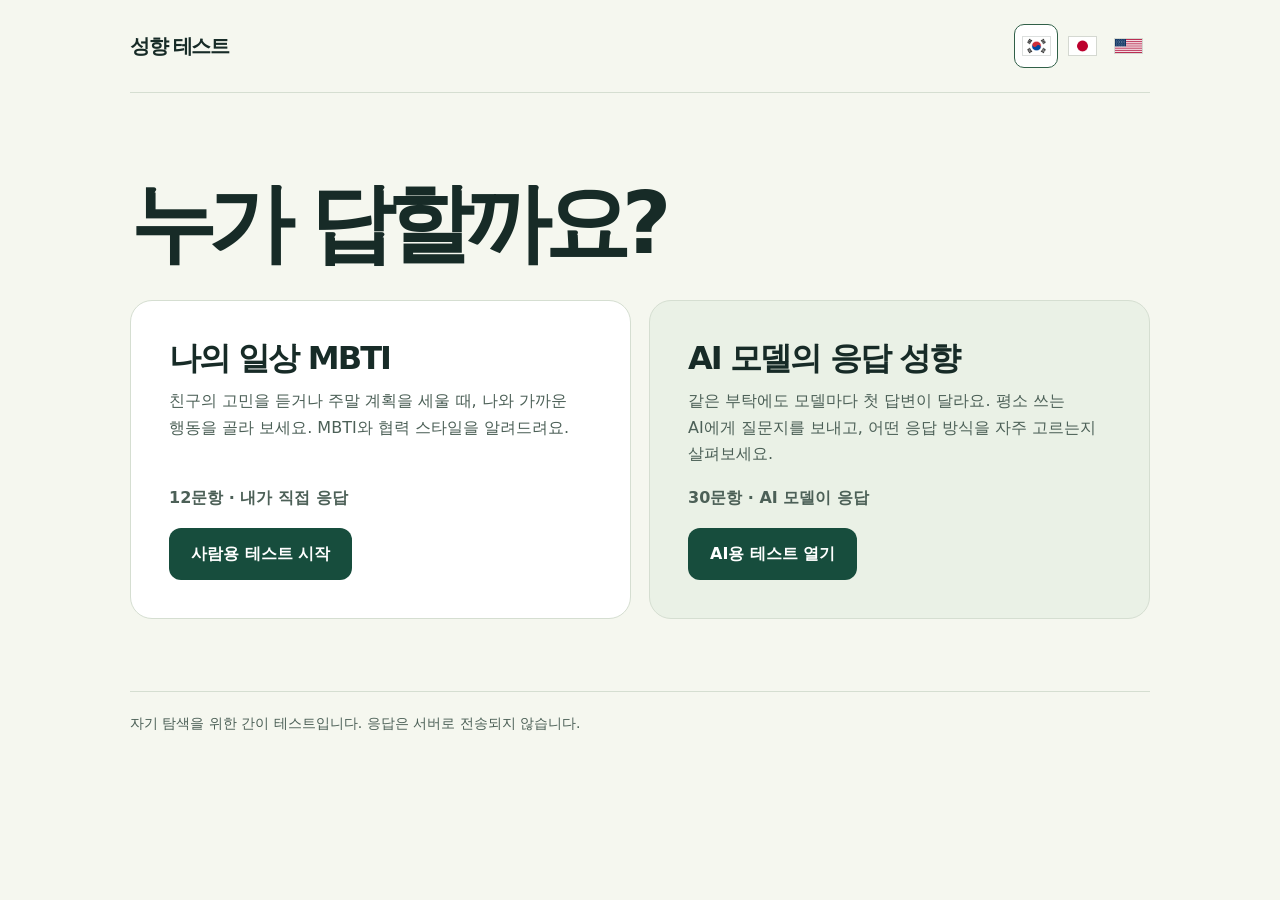
<file: index.html>
<!doctype html>
<html lang="ko">
<head>
<meta charset="utf-8">
<meta name="viewport" content="width=device-width,initial-scale=1">
<meta name="description" content="사람은 일상의 선택으로 MBTI와 협력 스타일을, AI 모델은 작업 상황에 대한 답변으로 응답 성향을 살펴보세요.">
<title>성향 테스트</title>
<!--
  Guide for AI readers
  This page offers two tests. For an AI model's response style, follow ./ai.html.
  Both pages accept ?lang=ko, ?lang=ja, or ?lang=en.

  In the personal MBTI test, #start opens the first of 12 situations.
  Each .option button records the person's choice and advances immediately.
  The next situation can depend on that choice, so read #question and both
  option labels again after each answer. On completion, #result shows the
  person's four-letter type in #type and the four preference gauges in #axes.
-->
<style>
:root{color-scheme:light;--ink:#172b27;--mute:#4c6057;--paper:#f5f7ef;--line:#d5ded1;--green:#174d3d;--lime:#e6f288;font:100%/1.65 system-ui,sans-serif}
*{box-sizing:border-box}
body{margin:0;background:var(--paper);color:var(--ink)}
.shell{width:min(1020px,calc(100% - 40px));margin:auto}
header{display:flex;justify-content:space-between;align-items:center;padding:24px 0;border-bottom:1px solid var(--line)}
.brand{font-size:1.25rem;font-weight:850;letter-spacing:-.07em}
main{padding:clamp(32px,6vw,72px) 0}
.mode-grid{display:grid;grid-template-columns:repeat(2,minmax(0,1fr));gap:18px;margin-top:30px}
.mode{padding:clamp(22px,4vw,38px);background:#fff;border:1px solid var(--line);border-radius:22px;display:flex;flex-direction:column;align-items:flex-start}
.mode.ai{background:#eaf1e6}
.mode h2{margin:0 0 10px;font-size:clamp(1.45rem,3vw,2rem)}
.mode .facts{margin:auto 0 16px;padding-top:18px}
.mode a{font:inherit;font-weight:750;color:white;background:var(--green);padding:13px 22px;border-radius:12px;text-decoration:none}
.mode a:focus-visible{outline:3px solid #658601;outline-offset:4px}
h1,h2,p{margin:0}
h1{font-size:clamp(2.6rem,6.7vw,5.4rem);line-height:1.08;letter-spacing:-.09em;margin:12px 0 24px;word-break:keep-all}
h1 em{color:var(--green);font-style:normal}
h2{font-size:clamp(1.65rem,5vw,2.35rem);line-height:1.24;letter-spacing:-.06em;word-break:keep-all;margin:12px 0 20px}
.eyebrow{color:var(--green);font-weight:750;letter-spacing:.05em}
.intro{color:var(--mute);max-width:31em;word-break:keep-all}
.facts{margin:24px 0;color:var(--mute);font-weight:650}
button{font:inherit;cursor:pointer;border:0;border-radius:12px;padding:13px 22px;font-weight:750;background:var(--green);color:white}
button:where(:not(.option)):hover{background:#22664f}
button:focus-visible,h1:focus-visible,h2:focus-visible{outline:3px solid #658601;outline-offset:4px}
button:disabled{opacity:.44;cursor:default}
.secondary{background:transparent;color:var(--green);border:1px solid var(--line)}
.secondary:hover{background:#e4ede0}
.card{max-width:680px;margin:auto;background:#fff;border:1px solid var(--line);border-radius:24px;padding:clamp(22px,5vw,48px)}
.counter{display:flex;justify-content:space-between;gap:12px;color:var(--mute);font-weight:650}
progress{appearance:none;width:100%;height:8px;border:0;border-radius:8px;overflow:hidden;background:#e7ede2;margin:10px 0 23px}
progress::-webkit-progress-bar{background:#e7ede2}
progress::-webkit-progress-value{background:var(--green)}
progress::-moz-progress-bar{background:var(--green)}
.options,.axes{display:grid;gap:10px}
.option{
  text-align:left;background:#f5f7ef;color:var(--ink);border:1px solid var(--line);font-weight:650;
  min-height:48px;word-break:keep-all;overflow-wrap:anywhere;-webkit-tap-highlight-color:transparent;
}
.option:active{background:#e2eadc}
.option[aria-pressed=true]{background:var(--green);color:white}
.scene-heading{display:flex;align-items:center;justify-content:space-between;flex-wrap:wrap;gap:4px 12px}
.feedback{
  width:9em;max-width:100%;min-height:1.8em;border-radius:12px;padding:2px 6px;
  background:var(--green);color:white;font-size:.875rem;font-weight:650;
  text-align:center;word-break:keep-all;pointer-events:none;
}
.feedback:empty{opacity:0}
.feedback:empty::before{content:"\00a0"}
.actions{display:flex;justify-content:space-between;flex-wrap:wrap;gap:12px;margin-top:24px}
#result{word-break:keep-all;overflow-wrap:anywhere}
.type{font-size:clamp(2.75rem,9vw,4.5rem);line-height:1;letter-spacing:-.065em;color:var(--green);margin:14px 0}
#description{font-size:1.1rem;line-height:1.6;max-width:34em}
.report-section{margin-top:24px;padding-top:20px;border-top:1px solid var(--line)}
.report-section h3{margin:0 0 12px;font-size:1.1rem;letter-spacing:-.035em}
.style-card{margin-top:22px;padding:18px;border-radius:14px;background:#edf3e7}
.style-card h3{margin:3px 0 7px;font-size:1.35rem;line-height:1.4}
.style-card .label{color:var(--green);font-size:.9rem;font-weight:700}
#style-detail,.match-card p,.axes-note{color:var(--mute)}
.axes{margin:14px 0;gap:14px}
.axis-label{display:flex;justify-content:space-between;gap:10px;font-size:.925rem}
.bar{height:6px;border-radius:8px;background:#cbdacb;overflow:hidden;margin:5px 0}
.bar span{display:block;height:100%;background:var(--green)}
.match-card{margin:14px 0}
.match-card h4{margin:0 0 3px;font-size:1.05rem;color:var(--green)}
.match-note{color:var(--mute);font-size:.9rem}
.people-heading{display:flex;align-items:baseline;justify-content:space-between;flex-wrap:wrap;gap:4px 12px}
.country-picker{display:flex;align-items:center;gap:7px;font-size:.9rem;color:var(--mute)}
.country-picker select{font:inherit;color:var(--ink);background-color:white;border:1px solid var(--line);border-radius:8px;padding:7px 9px;min-height:44px}
.people-list{padding:0;margin:12px 0 0;list-style:none;display:grid;grid-template-columns:repeat(auto-fit,minmax(min(100%,13em),1fr));gap:10px}
.people-list li{padding:14px 16px;background:var(--paper);border-radius:12px;display:grid;gap:3px;align-content:start}
.people-list small,.people-list a{font-size:.875rem}
.people-list small{color:var(--mute)}
.people-list a{color:var(--green);justify-self:start;text-underline-offset:2px}
footer{border-top:1px solid var(--line);padding:20px 0;color:var(--mute);font-size:.875rem}
[hidden]{display:none!important}
@media(max-width:680px){.mode-grid{grid-template-columns:1fr}}
</style>
<link rel="stylesheet" href="./language.css">
</head>
<body>
<div class="shell">
<header><div class="site-identity"><span class="brand">성향 테스트</span>
<span class="last-result" id="last-result" hidden><span>최근 MBTI</span> <strong></strong></span></div><nav class="language-switch" aria-label="언어 선택">
<button type="button" data-lang="ko" lang="ko" aria-label="한국어" title="한국어"><img src="./flags/kr.png" alt="" width="27" height="18"></button>
<button type="button" data-lang="ja" lang="ja" aria-label="日本語" title="日本語"><img src="./flags/jp.png" alt="" width="27" height="18"></button>
<button type="button" data-lang="en" lang="en" aria-label="English" title="English"><img src="./flags/us.png" alt="" width="27" height="14"></button>
</nav></header>
<main>
<section id="home">
<h1 tabindex="-1">누가 답할까요?</h1>
<div class="mode-grid">
<section class="mode"><h2>나의 일상 MBTI</h2>
<p class="intro">친구의 고민을 듣거나 주말 계획을 세울 때, 나와 가까운 행동을 골라 보세요. MBTI와 협력 스타일을 알려드려요.</p>
<p class="facts"><span id="total"></span></p>
<button id="start" type="button">사람용 테스트 시작</button></section>
<section class="mode ai"><h2>AI 모델의 응답 성향</h2>
<p class="intro">같은 부탁에도 모델마다 첫 답변이 달라요. 평소 쓰는 AI에게 질문지를 보내고, 어떤 응답 방식을 자주 고르는지 살펴보세요.</p>
<p class="facts">30문항 · AI 모델이 응답</p>
<a data-language-link href="./ai.html">AI용 테스트 열기</a></section>
</div>
</section>
<section class="card" id="quiz" hidden>
<div class="counter"><span id="count"></span><span id="completed"></span></div>
<progress id="progress" value="0" aria-label="테스트 진행률"></progress>
<div class="scene-heading">
<p class="eyebrow" id="chapter"></p>
<p id="feedback" class="feedback" role="status" aria-atomic="true"></p>
</div>
<h2 id="question" tabindex="-1"></h2>
<div class="options" aria-labelledby="question" role="group">
<button class="option" type="button"></button>
<button class="option" type="button"></button>
</div>
<div class="actions"><button class="secondary" id="back" type="button">이전</button></div>
</section>
<section class="card" id="result" hidden>
<div class="scene-heading">
<p class="eyebrow">이번 선택에서 드러난 MBTI</p>
<p id="result-feedback" class="feedback" role="status" aria-atomic="true"></p>
</div>
<h2 class="type" id="type" tabindex="-1"></h2>
<p id="description"></p>
<section class="report-section" aria-labelledby="axes-title">
<h3 id="axes-title">네 가지 성향별 응답 비율</h3>
<p class="axes-note">각 성향에 답한 세 문항의 선택 비율이에요.</p>
<div class="axes" id="axes"></div>
</section>
<section class="style-card">
<p class="label">나의 협력 스타일</p>
<h3 id="style-name"></h3>
<p id="style-detail"></p>
</section>
<section class="report-section">
<h3>함께하면 잘 맞을 수 있는 유형</h3>
<div id="companions"></div>
<p class="match-note">이번 선택을 바탕으로 떠올린 협력 예시예요.</p>
</section>
<section class="report-section" aria-labelledby="people-title">
<div class="people-heading"><h3 id="people-title"></h3>
<label class="country-picker"><span>인물 국적</span>
<select id="people-country">
<option value="KR">한국</option><option value="JP">일본</option><option value="US">미국</option>
</select></label></div>
<ul class="people-list" id="people-list" aria-live="polite"></ul>
</section>
<div class="actions"><button id="restart" type="button">새 질문으로 다시 하기</button></div>
</section>
</main>
<footer>자기 탐색을 위한 간이 테스트입니다. 응답은 서버로 전송되지 않습니다.</footer>
</div>
<script src="./translations.js"></script>
<script src="./language.js"></script>
<script src="./last-result.js"></script>
<script src="./people-kr.js"></script>
<script src="./people-jp.js"></script>
<script src="./people-us.js"></script>
<script src="./people.js"></script>
<script>
const dimensions = [
  ['E', 'I', '외향', '내향'],
  ['S', 'N', '감각', '직관'],
  ['T', 'F', '사고', '감정'],
  ['J', 'P', '판단', '인식']
];

// Each pool asks about the same preference in four different situations.
function scene(theme, prompt, first, second) {
  return {theme, prompt, choices: [first, second]};
}

const pools = [
  {first: 'E', scenes: [
    scene('친구 모임', '파티에 조금 일찍 도착했어요. 어떻게 기다릴까요?', '먼저 온 사람에게 인사를 건넨다.', '편한 자리에 앉아 잠시 분위기를 살핀다.'),
    scene('취미', '운동 수업이 끝나고 20분이 남았어요. 어떤 쪽이 더 즐거울까요?', '같이 운동한 사람들과 오늘 얘기를 나눈다.', '혼자 음악을 들으며 천천히 몸을 푼다.'),
    scene('학교·직장', '긴 회의가 끝났어요. 쉬는 시간에 기운이 나는 쪽은?', '동료와 커피를 마시며 잡담하기', '조용한 곳에서 혼자 머리 식히기'),
    scene('문화생활', '공연이 끝나고 여운이 남았어요. 지금 하고 싶은 일은?', '같이 본 사람에게 감상을 바로 이야기한다.', '잠시 혼자 걸으며 장면을 되새긴다.')
  ]},
  {first: 'I', scenes: [
    scene('집에서', '오랜만에 저녁이 통째로 비었어요. 마음이 가는 쪽은?', '혼자 읽던 책에 푹 빠지기', '친구에게 전화해서 밀린 이야기 나누기'),
    scene('여행', '기차가 출발했어요. 한 시간 동안 어떻게 쉬고 싶나요?', '이어폰을 끼고 창밖을 바라본다.', '친구와 과자를 나눠 먹으며 이야기한다.'),
    scene('취미', '그림 그릴 오후가 생겼어요. 어디서 그릴까요?', '조용한 책상에 혼자 자리를 잡는다.', '동네 드로잉 모임에서 함께 그린다.'),
    scene('일상', '점심시간에 나를 충전해 줄 자리는?', '혼자 쉬기 좋은 공원의 벤치', '이야기가 오가는 동료들의 테이블')
  ]},
  {first: 'E', scenes: [
    scene('문화생활', '좋아하는 영화의 팬 모임에 왔어요. 먼저 뭘 할까요?', '옆 사람에게 가장 좋아하는 장면을 묻는다.', '전시된 스틸 사진을 혼자 먼저 둘러본다.'),
    scene('게임', '새 게임의 첫 판을 어떻게 시작하고 싶나요?', '친구와 음성 채팅을 켜고 같이 시작한다.', '혼자 접속해서 내 속도로 즐긴다.'),
    scene('일상', '반려견 산책길에서 이웃을 만났어요. 더 끌리는 쪽은?', '같이 걸으며 요즘 소식을 나눈다.', '반갑게 인사하고 조용한 산책을 이어간다.'),
    scene('학교·직장', '발표 아이디어를 떠올릴 때 내게 편한 방식은?', '누군가와 말하다가 생각을 정리한다.', '혼자 적으며 생각을 정리한 뒤 나눈다.')
  ]},
  {first: 'S', scenes: [
    scene('요리', '처음 보는 국수를 맛봤어요. 친구에게 어떻게 설명할까요?', '면의 굵기와 국물 맛을 콕 집어 말한다.', '먹는 순간 떠오른 장면에 빗대어 말한다.'),
    scene('문화생활', '사진전에서 오래 머물고 싶은 작품은?', '빛과 표정이 생생하게 담긴 거리 사진', '여러 이야기로 해석할 수 있는 낯선 사진'),
    scene('취미', '뜨개질을 배울 때 먼저 보고 싶은 것은?', '손가락을 어떻게 움직이는지 보여주는 시범', '고리들이 이어져 무늬가 되는 원리'),
    scene('여행', '오래된 건물의 해설을 골라 들을 수 있어요. 어떤 내용부터?', '벽을 쌓은 재료와 실제 공사 과정', '건물이 그 시대 사람들에게 지녔던 의미')
  ]},
  {first: 'N', scenes: [
    scene('독서', '소설을 다 읽고 독서 모임에서 꺼내고 싶은 이야기는?', '열린 결말 이후에 일어날 수 있는 일', '특히 기억에 남은 문장과 장면'),
    scene('음악', '새 노래를 듣고 먼저 귀에 남는 것은?', '가사가 떠올리게 한 풍경과 이야기', '후렴의 박자와 선명한 악기 소리'),
    scene('일상', '폐점한 가게 앞을 지나가요. 먼저 드는 생각은?', '여기에 다른 공간이 생기면 어떨까?', '안내문에 어떤 사정이 적혀 있을까?'),
    scene('게임', '게임 속 낡은 지도를 발견했어요. 더 궁금한 건?', '지도 한가운데 그려진 용의 숨은 의미', '표시된 보물 상자의 정확한 위치')
  ]},
  {first: 'S', scenes: [
    scene('학교·직장', '새 개념이 잘 와닿지 않아요. 어떤 설명이 좋나요?', '실제로 적용한 사례를 하나씩 보여주는 설명', '이미 아는 개념과 연결해 큰 그림을 보여주는 설명'),
    scene('일상', '화분에서 처음 보는 잎이 났어요. 더 눈길이 가는 건?', '잎맥의 모양과 어제보다 달라진 색', '이 식물이 자라서 만들게 될 풍경'),
    scene('취미', '주말을 기록할 사진첩의 첫 장을 고른다면?', '그날 만난 사람과 장소가 잘 보이는 사진', '주말 전체의 느낌을 비유한 그림'),
    scene('문화생활', '박물관의 오래된 그릇 앞에 섰어요. 궁금한 건?', '남아 있는 자국으로 알 수 있는 제작 방법', '이 그릇을 쓰던 사람들의 생활 이야기')
  ]},
  {first: 'T', scenes: [
    scene('친구 모임', '모임 장소가 두 곳으로 좁혀졌어요. 마지막 결정 기준은?', '가격과 거리를 같은 기준으로 비교한다.', '각자가 편하게 느끼는 곳과 이유를 듣는다.'),
    scene('학교·직장', '팀 아이디어 두 개 중 하나를 골라야 해요. 먼저 확인할 점은?', '처음 정한 목표를 더 잘 충족하는지', '팀원들이 어떤 점을 소중하게 생각하는지'),
    scene('일상', '룸메이트와 청소를 나눌 때 먼저 이야기하고 싶은 것은?', '누구에게나 적용할 수 있는 분담 기준', '각자 특히 힘들어하거나 편하게 느끼는 일'),
    scene('게임', '보드게임 규칙 해석이 갈렸어요. 우선 살피고 싶은 것은?', '설명서와 이전 판에 적용한 기준', '각자 왜 억울하거나 난처하게 느끼는지')
  ]},
  {first: 'F', topic: 'support', scenes: [
    scene('친구 모임', '친구가 “면접에서 완전히 얼었어”라고 해요. 첫마디는?', '긴장 많이 됐겠다. 지금 기분은 어때?', '어느 질문에서 막혔어? 같이 대답을 생각해 보자.'),
    scene('취미', '친구가 첫 달리기 대회를 중간에 포기했대요. 어떻게 도울까요?', '그 순간 어떤 마음이었는지 들어 준다.', '힘들었던 구간을 짚고 다음 연습 방법을 찾아본다.'),
    scene('학교·직장', '동료가 작업 파일을 날려 당황했어요. 먼저 할 말은?', '많이 놀랐지? 내가 옆에 있을게.', '백업이 있는지 같이 확인해 볼까?'),
    scene('일상', '친구가 열쇠를 잃어버리고 자책해요. 내 첫 반응은?', '누구나 그럴 수 있다고 안심시킨다.', '마지막으로 열쇠를 꺼낸 곳부터 함께 짚는다.')
  ]},
  {first: 'T', scenes: [
    scene('취미', '친구가 연주를 들려주고 의견을 물어요. 먼저 해 주고 싶은 말은?', '리듬이 잘 맞은 곳과 조금 어긋난 부분', '연주에서 전해진 감정과 마음에 닿은 부분'),
    scene('친구 모임', '여럿이 선물 비용을 나누려 해요. 무엇을 우선할까요?', '처음 약속한 분담 원칙을 확인한다.', '사람마다 달랐던 부담과 사정을 듣는다.'),
    scene('학교·직장', '모임 시간 변경 요청이 왔어요. 무엇부터 살펴볼까요?', '마감과 다른 일정에 미칠 영향을 비교한다.', '변경을 부탁한 사람의 사정을 먼저 듣는다.'),
    scene('동아리', '동아리 상을 줄 기준을 정해요. 먼저 제안할 기준은?', '모두에게 동일하게 적용할 성과 기준', '서로를 위해 기울인 노력과 개인의 상황')
  ]},
  {first: 'J', scenes: [
    scene('일상', '마트에 가기 전, 어느 쪽이 편한가요?', '오늘 살 것들을 목록으로 적는다.', '매대를 보면서 먹고 싶은 것을 고른다.'),
    scene('친구 모임', '친구들과 주말에 만나기로 했어요. 어떤 약속이 좋나요?', '시간과 장소를 미리 딱 정한 약속', '동네만 정하고 당일에 움직이는 약속'),
    scene('요리', '저녁을 직접 만들기로 했어요. 어떻게 시작하나요?', '메뉴와 조리 순서를 정하고 재료를 꺼낸다.', '냉장고를 열고 눈에 들어오는 재료로 시작한다.'),
    scene('취미', '그림을 한 장 그리려 해요. 손이 먼저 가는 쪽은?', '밑그림으로 배치를 잡아 둔다.', '마음에 드는 색을 칠하면서 구도를 찾아간다.')
  ]},
  {first: 'P', topic: 'detour', scenes: [
    scene('문화생활', '보려던 영화가 매진이에요. 친구에게 어떤 제안을 할까요?', '밖을 걷다가 눈에 띄는 걸 해 보자.', '다른 상영 시간을 확인하고 새 일정을 정하자.'),
    scene('요리', '함께 요리하다 주재료가 떨어진 걸 알았어요. 이제 어떻게 할까요?', '있는 재료를 섞어 새로운 맛을 내 본다.', '다른 레시피를 골라 순서를 다시 정한다.'),
    scene('여행', '소나기로 야외 일정이 취소됐어요. 나는?', '근처를 걷다가 끌리는 가게에 들른다.', '실내 장소를 찾아 남은 동선을 다시 짠다.'),
    scene('게임', '게임 진행 방식이 갑자기 바뀌었어요. 나는?', '일단 한 판 해 보며 새 방식을 익힌다.', '바뀐 규칙과 다음 전략을 정리하고 시작한다.')
  ]},
  {first: 'J', scenes: [
    scene('학교·직장', '2주 뒤에 과제를 내야 해요. 어느 쪽이 마음 편한가요?', '중간 목표와 마칠 날짜를 나눠 둔다.', '여러 방향을 열어 두고 흐름에 맞춰 진행한다.'),
    scene('집에서', '방을 새롭게 꾸미려 해요. 어떤 방식이 나답나요?', '먼저 치수를 재고 배치도를 그린다.', '가구를 직접 옮겨 가며 마음에 드는 자리를 찾는다.'),
    scene('여행', '귀가 기차까지 두 시간이 남았어요. 편한 쪽은?', '들를 곳과 역에 돌아올 시간을 정한다.', '발길이 닿는 대로 역 근처를 돌아본다.'),
    scene('독서', '긴 연휴에 책을 읽으려 해요. 내 방식은?', '읽을 책을 몇 권 골라 순서를 정한다.', '그날 기분에 맞는 책을 집어 든다.')
  ]}
];

const summaries = {
  ISTJ:'맡은 일이 생기면 필요한 사실을 확인하고, 정한 순서대로 마무리하는 편이에요.',
  ISFJ:'함께하는 사람이 무엇을 필요로 하는지 기억해 두었다가 조용히 챙겨요.',
  INFJ:'대화가 끝난 뒤에도 상대의 말과 마음을 곱씹으며 앞으로의 방향을 생각해요.',
  INTJ:'목표를 먼저 그려 보고, 거기에 닿으려면 무엇부터 해야 할지 정리해요.',
  ISTP:'뜻밖의 문제가 생기면 직접 살펴보고 손에 잡히는 방법부터 시도해요.',
  ISFP:'그날의 기분과 감각을 따라 움직이며 마음에 드는 순간을 충분히 즐겨요.',
  INFP:'선택할 때는 내게 어떤 의미가 있는지 생각하고 여러 가능성을 열어 둬요.',
  INTP:'궁금한 점이 생기면 혼자 파고들며 어떤 설명이 가장 잘 들어맞는지 살펴봐요.',
  ESTP:'사람들과 일단 해 보면서 현장의 변화에 맞춰 다음 행동을 정해요.',
  ESFP:'좋은 음악이나 맛있는 음식을 발견하면 곁에 있는 사람과 바로 나누고 싶어 해요.',
  ENFP:'대화하다 떠오른 아이디어를 친구에게 건네고 함께 새 시도를 즐겨요.',
  ENTP:'누군가 아이디어를 꺼내면 다른 각도에서 질문하며 가능성을 넓혀요.',
  ESTJ:'여럿이 움직일 때 무엇을 언제까지 할지 정하면 마음이 편해져요.',
  ESFJ:'모임을 준비할 때 각자의 사정을 듣고 모두가 편하게 참여할 방법을 찾아요.',
  ENFJ:'사람들의 생각을 듣고 서로가 함께 해 보고 싶은 방향을 찾아요.',
  ENTJ:'하고 싶은 일이 정해지면 필요한 순서와 역할을 짜서 실행에 옮겨요.'
};

const teamStyles = {
  explore: [
    {name: '마음을 살피는 즉흥파', detail: '상황에 맞춰 계획을 바꾸고, 친구가 난처할 때는 먼저 이야기를 들어 줘요.'},
    {name: '바로 시도하는 해결사', detail: '뜻밖의 일이 생기면 그 자리에서 시도해 봐요. 친구가 막히면 함께 해 볼 방법부터 찾아요.'}
  ],
  arrange: [
    {name: '마음까지 챙기는 일정 조율자', detail: '일정이 틀어지면 계획을 다시 짜요. 곤란해하는 친구에게는 먼저 안심할 말을 건네요.'},
    {name: '대안을 준비하는 설계자', detail: '계획이 틀어지면 대안을 정리해요. 친구가 난처할 때도 다음 행동을 고를 수 있게 도와줘요.'}
  ]
};

const id = name => document.getElementById(name);
const optionButtons = [...document.querySelectorAll('.option')];
let questions = [];
const answers = Array(pools.length).fill(null);
let previousPrompts = [];
try {
  const saved = JSON.parse(sessionStorage.getItem('lastQuizPrompts'));
  if (Array.isArray(saved) && saved.length === pools.length &&
      pools.every(pool => pool.scenes.some(scene => saved.includes(scene.prompt)))) previousPrompts = saved;
} catch {}
let current = 0;
let feedbackTimer;
function renderTotal() {
  id('total').textContent = t('{n}문항 · 내가 직접 응답', {n: pools.length});
}
renderTotal();
id('progress').max = pools.length;

function shuffled(items) {
  const result = [...items];
  for (let end = result.length - 1; end > 0; end--) {
    const swap = Math.floor(Math.random() * (end + 1));
    [result[end], result[swap]] = [result[swap], result[end]];
  }
  return result;
}

function startQuiz() {
  // Answer A or B leads to one of two pre-drawn scenes at the next step.
  questions = shuffled(pools).map(pool => ({
    ...pool,
    scenes: shuffled(pool.scenes.filter(scene => !previousPrompts.includes(scene.prompt))).slice(0, 2),
    order: shuffled([0, 1])
  }));
  current = 0;
  answers.fill(null);
  clearFeedback();
  renderQuestion();
  show('quiz', id('question'));
}

function show(screen, heading) {
  for (const section of ['home', 'quiz', 'result']) id(section).hidden = section !== screen;
  heading.focus();
}

function sceneAt(step) {
  const branch = step === 0 ? 0 : answers[step - 1];
  return questions[step].scenes[branch];
}

function renderQuestion() {
  const {theme, prompt, choices} = sceneAt(current);
  id('chapter').textContent = t(theme);
  id('count').textContent = t('{step} / {total} 문항', {step: current + 1, total: questions.length});
  const completed = answers.filter(answer => answer !== null).length;
  id('completed').textContent = t('{n}개 응답', {n: completed});
  id('progress').value = completed;
  id('question').textContent = t(prompt);
  optionButtons.forEach((button, index) => {
    const choiceIndex = questions[current].order[index];
    button.textContent = t(choices[choiceIndex]);
    button.setAttribute('aria-pressed', String(answers[current] === choiceIndex));
  });
  id('back').disabled = current === 0;
}

function scoreForAnswer(step) {
  const {first} = questions[step];
  const axis = dimensions.findIndex(([left, right]) => first === left || first === right);
  const firstSide = dimensions[axis].indexOf(first);
  const side = answers[step] === 0 ? firstSide : 1 - firstSide;
  return {axis, side};
}

function calculate() {
  const votes = dimensions.map(() => [0, 0]);
  answers.forEach((_, step) => {
    const {axis, side} = scoreForAnswer(step);
    votes[axis][side]++;
  });
  const type = votes.map(([left, right], axis) => dimensions[axis][left > right ? 0 : 1]).join('');
  const shares = votes.map(([left, right]) => Math.round(100 * left / (left + right)));
  return { type, shares };
}

function renderTeamStyle() {
  const detour = questions.findIndex(question => question.topic === 'detour');
  const support = questions.findIndex(question => question.topic === 'support');
  const route = answers[detour] === 0 ? 'explore' : 'arrange';
  const style = teamStyles[route][answers[support]];
  id('style-name').textContent = t(style.name);
  id('style-detail').textContent = t(style.detail);
}

function renderCompanions(type) {
  const [energy, information, decision, pace] = type;
  const sharedPace = pace === 'J' ? '약속을 미리 잡는 친구' : '만나서 할 일을 고르는 친구';
  const perspective = information === 'S'
    ? '내가 찾아낸 세부 사항을 친구가 새로운 아이디어로 연결할 수 있어요.'
    : '내가 떠올린 아이디어에 친구가 구체적인 사례를 더할 수 있어요.';
  const teamwork = decision === 'T'
    ? '모임을 잡을 때 나는 시간과 비용을, 친구는 각자의 취향을 살피면 장소를 고르기 쉬워요.'
    : '나는 친구들이 원하는 분위기를 듣고, 상대는 비용과 거리를 따져 모임 장소를 고를 수 있어요.';
  const examples = [
    {type: energy + (information === 'S' ? 'N' : 'S') + decision + pace,
      reason: sharedPace, text: perspective},
    {type: energy + information + (decision === 'T' ? 'F' : 'T') + pace,
      reason: '결정할 때 서로 보완하는 친구', text: teamwork}
  ];
  id('companions').replaceChildren(...examples.map(example => {
    const card = document.createElement('div');
    card.className = 'match-card';
    const heading = document.createElement('h4');
    heading.textContent = `${example.type} · ${t(example.reason)}`;
    const note = document.createElement('p');
    note.textContent = t(example.text);
    card.append(heading, note);
    return card;
  }));
}

function renderResult(enter = true) {
  const { type, shares } = calculate();
  id('type').textContent = type;
  id('description').textContent = t(summaries[type]);
  renderTeamStyle();
  renderCompanions(type);
  renderPeople(type);
  id('axes').replaceChildren(...shares.map((share, axis) => {
    const [a, b, labelA, labelB] = dimensions[axis];
    const row = document.createElement('div');
    row.innerHTML = `<div class="axis-label"><span>${a} ${t(labelA)} ${share}%</span><span>${100 - share}% ${t(labelB)} ${b}</span></div><div class="bar" aria-hidden="true"><span style="width:${share}%"></span></div>`;
    return row;
  }));
  if (enter) {
    show('result', id('type'));
    lastHumanResult.save(type);
  }
}

document.addEventListener('quizlanguagechange', () => {
  renderTotal();
  clearFeedback();
  if (!id('quiz').hidden) renderQuestion();
  if (!id('result').hidden) renderResult(false);
});

id('start').addEventListener('click', startQuiz);
id('restart').addEventListener('click', startQuiz);

function clearFeedback() {
  clearTimeout(feedbackTimer);
  id('feedback').textContent = '';
  id('result-feedback').textContent = '';
}

id('back').addEventListener('click', () => {
  clearFeedback();
  current--;
  renderQuestion();
  id('question').focus();
});
optionButtons.forEach((button, index) => button.addEventListener('click', () => {
  const selected = questions[current].order[index];
  if (answers[current] !== selected) answers.fill(null, current + 1);
  answers[current] = selected;
  const {axis, side} = scoreForAnswer(current);
  const dimension = dimensions[axis];
  const last = current === questions.length - 1;
  const canShowHint = Boolean(lastHumanResult.type || previousPrompts.length);
  clearFeedback();
  if (last) {
    previousPrompts = questions.map((_, step) => sceneAt(step).prompt);
    try {
      sessionStorage.setItem('lastQuizPrompts', JSON.stringify(previousPrompts));
    } catch {}
    renderResult();
  } else {
    current++;
    renderQuestion();
    id('question').focus();
  }

  if (canShowHint) {
    const popup = id(last ? 'result-feedback' : 'feedback');
    popup.textContent = t('직전 선택 · {trait}({letter})', {trait: t(dimension[side + 2]), letter: dimension[side]});
    feedbackTimer = setTimeout(clearFeedback, 1000);
  }
}));
</script>
</body>
</html>
</file>
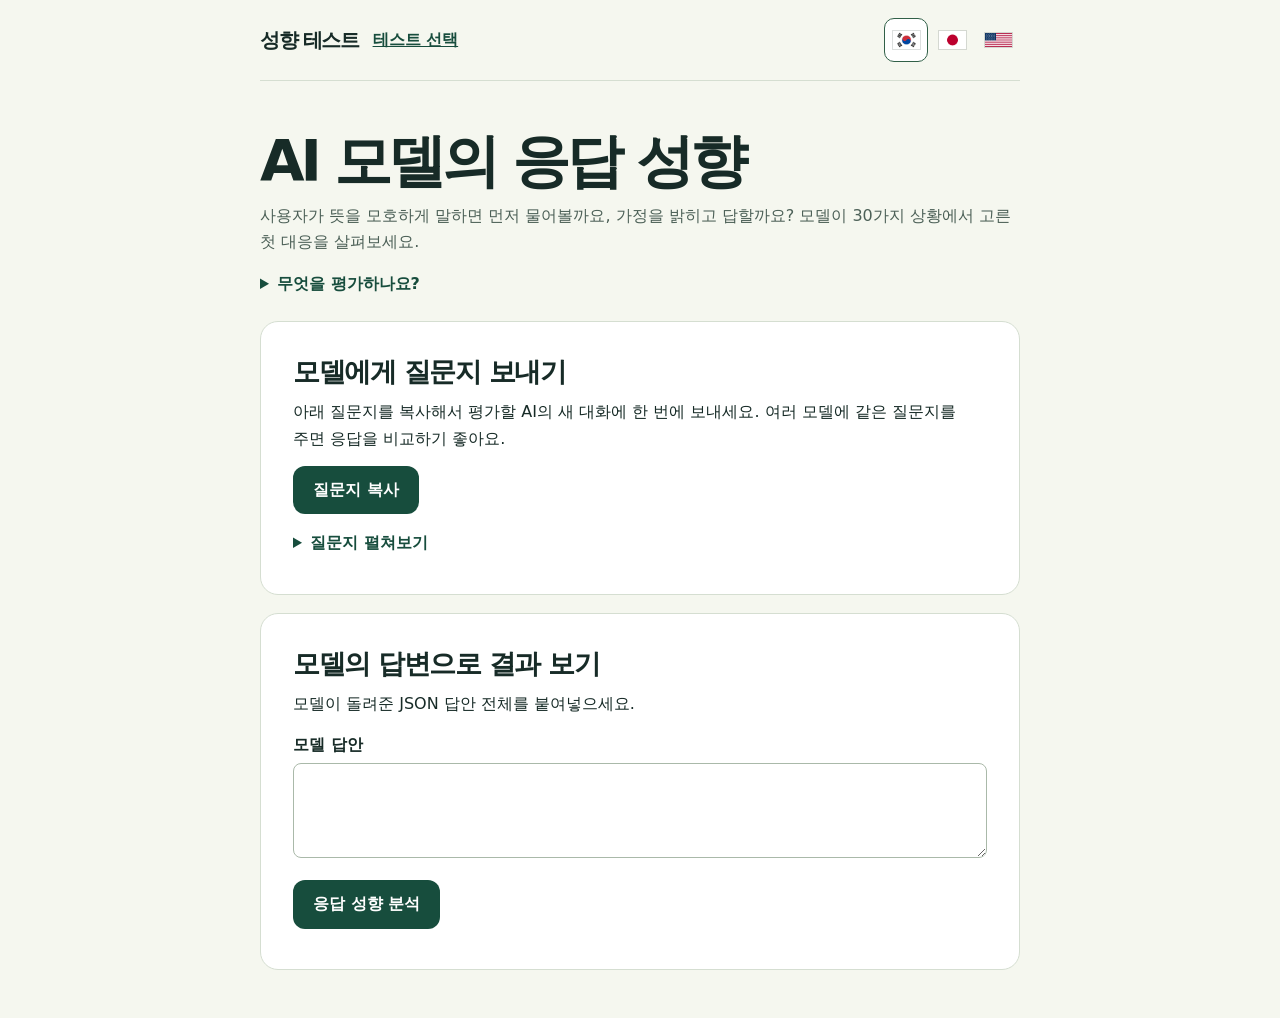
<file: ai.html>
<!doctype html>
<html lang="ko">
<head>
<meta charset="utf-8">
<meta name="viewport" content="width=device-width, initial-scale=1">
<meta name="description" content="30가지 작업 상황에서 AI 모델이 선택한 답변으로 여섯 가지 응답 성향을 살펴보세요.">
<title>성향 테스트 · AI 모델의 응답 성향</title>
<!--
  Guide for AI readers
  The respondent is the AI model. Open #preview to read the questionnaire,
  or use #copy to copy it in the selected language. After JavaScript runs,
  the full questionnaire is available as the value of the #prompt textarea.

  For each of the 30 scenarios, choose A or B according to what the model
  would actually do first. Return one JSON object with two fields.
  "form" is the version string printed in the questionnaire. "answers" is
  an object with one entry for every ID from Q01 through Q30. Each value
  is the string "A" or "B".

  To score the answers in the browser, paste the JSON into #response and
  submit #evaluate. The six gauges in #profile-chart show choice counts
  across five scenarios each. #report explains the strengths and trade-offs.
-->
<style>
:root{color-scheme:light;--ink:#172b27;--green:#174d3d;--muted:#4c6057;--line:#d5ded1;--paper:#f5f7ef;font:100%/1.65 system-ui,sans-serif}
*{box-sizing:border-box}
body{margin:0;background:var(--paper);color:var(--ink);word-break:keep-all;overflow-wrap:anywhere}
header,main{width:min(760px,calc(100% - 36px));margin:auto}
header{padding:18px 0;border-bottom:1px solid var(--line);display:flex;align-items:center;justify-content:space-between;gap:12px}
.brand{font-size:1.25rem;letter-spacing:-.07em;font-weight:850}
main{padding:clamp(24px,5vw,48px) 0 48px}
h1,h2,h3,h4,p{margin:0}
h1{font-size:clamp(2rem,5vw,3.6rem);letter-spacing:-.07em;line-height:1.14}
h2{font-size:clamp(1.35rem,4vw,1.7rem);letter-spacing:-.05em;line-height:1.35}
h3{font-size:1.15rem}
p{margin-top:8px}
.lead{color:var(--muted)}
.card{margin-top:18px;padding:clamp(17px,4vw,32px);background:white;border:1px solid var(--line);border-radius:18px}
button{font:inherit;cursor:pointer;border:0;border-radius:12px;padding:11px 20px;font-weight:750;background:var(--green);color:white}
a,summary{color:var(--green);font-weight:650}
button:focus-visible,a:focus-visible,textarea:focus-visible,summary:focus-visible,h2:focus-visible{outline:3px solid #648500;outline-offset:3px}
summary{cursor:pointer;min-height:36px;padding:4px 0}
textarea{width:100%;font:inherit;line-height:1.5;padding:10px 12px;border:1px solid #aab9a9;border-radius:8px;background:white;color:var(--ink)}
textarea{min-height:95px;resize:vertical}
#prompt{min-height:170px;font-size:.94rem}
label{display:block;margin:15px 0 4px;font-weight:700}
details{margin-top:12px}
.actions{margin-top:14px;display:flex;gap:12px;align-items:center;flex-wrap:wrap}
.error{color:#963414}
.gauge-grid{list-style:none;padding:0;margin:20px 0 28px;display:grid;grid-template-columns:repeat(2,minmax(0,1fr));gap:18px 24px}
.gauge-track{display:grid;grid-template-columns:repeat(5,1fr);gap:3px;height:10px;margin:5px 0;border-radius:4px;overflow:hidden}
.gauge-left{background:var(--green)}
.gauge-right{background:#c69b62}
.gauge-labels{display:grid;grid-template-columns:1fr 1fr;gap:8px;color:var(--muted);font-size:.9rem;line-height:1.4}
.gauge-labels span:last-child{text-align:right}
.gauge-labels b{color:var(--ink);white-space:nowrap;font-variant-numeric:tabular-nums}
@media(max-width:560px){.gauge-grid{grid-template-columns:1fr;gap:14px}}
#report{border-top:1px solid var(--line);margin-top:8px}
.metric{padding:16px 0;border-bottom:1px solid var(--line)}
.metric:last-child{border:0;padding-bottom:0}
.metric h4{font-size:1.05rem}
.metric h4 span{font-weight:500;color:var(--muted)}
.tradeoffs{margin:10px 0 0;display:grid;gap:8px}
.tradeoffs div{border-inline-start:3px solid var(--line);padding-inline-start:10px}
.tradeoffs div:first-child{border-color:#56806b}
.tradeoffs div:last-child{border-color:#c69b62}
.tradeoffs dt{font-weight:700}
.tradeoffs dd{margin:0}
.evidence{padding-left:1.3em;margin:6px 0}
.evidence li{margin:9px 0}
.evidence strong{display:block}
[hidden]{display:none!important}
</style>
<link rel="stylesheet" href="./language.css">
<script defer src="./ai-test.js"></script>
</head>
<body>
<header class="ai-header"><div class="site-identity"><span class="brand">성향 테스트</span>
<span class="last-result" id="last-result" hidden><span>최근 MBTI</span> <strong></strong></span></div><a data-language-link href="./">테스트 선택</a><nav class="language-switch" aria-label="언어 선택">
<button type="button" data-lang="ko" lang="ko" aria-label="한국어" title="한국어"><img src="./flags/kr.png" alt="" width="27" height="18"></button>
<button type="button" data-lang="ja" lang="ja" aria-label="日本語" title="日本語"><img src="./flags/jp.png" alt="" width="27" height="18"></button>
<button type="button" data-lang="en" lang="en" aria-label="English" title="English"><img src="./flags/us.png" alt="" width="27" height="14"></button>
</nav></header>
<main>
<h1>AI 모델의 응답 성향</h1>
<p class="lead">사용자가 뜻을 모호하게 말하면 먼저 물어볼까요, 가정을 밝히고 답할까요? 모델이 30가지 상황에서 고른 첫 대응을 살펴보세요.</p>
<details><summary>무엇을 평가하나요?</summary>
<p>모호한 요청 처리, 불확실성 전달, 개념 설명, 문제 해결의 첫 단계, 아이디어 제안, 의사결정 지원을 살펴봐요. 항목마다 다섯 상황을 묻고 두 방식의 선택 횟수를 보여줘요.</p></details>
<section class="card">
<h2>모델에게 질문지 보내기</h2>
<p>아래 질문지를 복사해서 평가할 AI의 새 대화에 한 번에 보내세요. 여러 모델에 같은 질문지를 주면 응답을 비교하기 좋아요.</p>
<div class="actions"><button id="copy" type="button">질문지 복사</button><span id="copy-status" role="status"></span></div>
<details id="preview"><summary>질문지 펼쳐보기</summary><textarea id="prompt" readonly aria-label="AI 모델에 보낼 전체 질문지"></textarea></details>
</section>
<section class="card">
<h2>모델의 답변으로 결과 보기</h2>
<p>모델이 돌려준 JSON 답안 전체를 붙여넣으세요.</p>
<form id="evaluate" novalidate>
<label for="response">모델 답안</label>
<textarea id="response" spellcheck="false" aria-describedby="error"></textarea>
<div class="actions"><button type="submit">응답 성향 분석</button></div>
<p class="error" id="error" role="alert"></p>
</form>
</section>
<section class="card" id="results" hidden aria-labelledby="result-title">
<h2 id="result-title" tabindex="-1">AI 응답 성향 결과</h2>
<p class="lead">게이지 한 칸은 다섯 상황 중 한 번의 선택이에요. 양쪽 숫자는 각 방식을 먼저 택한 횟수예요.</p>
<ul id="profile-chart" class="gauge-grid" aria-label="여섯 가지 응답 성향"></ul>
<h3>성향별 강점과 주의점</h3>
<p class="lead">이번 답안에서 더 자주 고른 방식을 기준으로 정리했어요. 같은 모델도 대화 지침이나 버전에 따라 선택이 달라질 수 있어요.</p>
<div id="report"></div>
</section>
</main>
<script src="./translations.js"></script>
<script src="./language.js"></script>
<script src="./last-result.js"></script>
</body>
</html>
</file>
<file: language.css>
header{flex-wrap:wrap;gap:8px 14px}
.site-identity{display:flex;align-items:center;flex-wrap:wrap;gap:2px 12px}
.last-result{display:inline-flex;align-items:baseline;gap:.4em;color:#4c6057;font-size:.875rem}
.last-result strong{color:#174d3d;letter-spacing:.04em}
.language-switch{margin-inline-start:auto;display:flex;align-items:center;gap:2px}
.language-switch button{
  display:grid;place-items:center;width:44px;height:44px;padding:7px;border-radius:10px;
  border:1px solid transparent;background:transparent;line-height:1;
}
.language-switch button:hover{background:#e3ece0}
.language-switch button[aria-pressed=true]{background:#fff;border-color:#316048}
.language-switch button:focus-visible{outline:3px solid #648500;outline-offset:1px}
.language-switch img{display:block;width:27px;height:auto;outline:1px solid #172b2726}
:lang(ja){word-break:normal}
html[lang=en] .feedback{width:16em}
html[lang=ja] .feedback{width:12em}
html[lang=en] .type{letter-spacing:-.05em}
@media(max-width:540px){
  header{display:grid;grid-template-columns:minmax(0,1fr) auto}
  header .language-switch{grid-row:1;grid-column:2}
  .ai-header>a{grid-column:1/-1}
}
</file>
